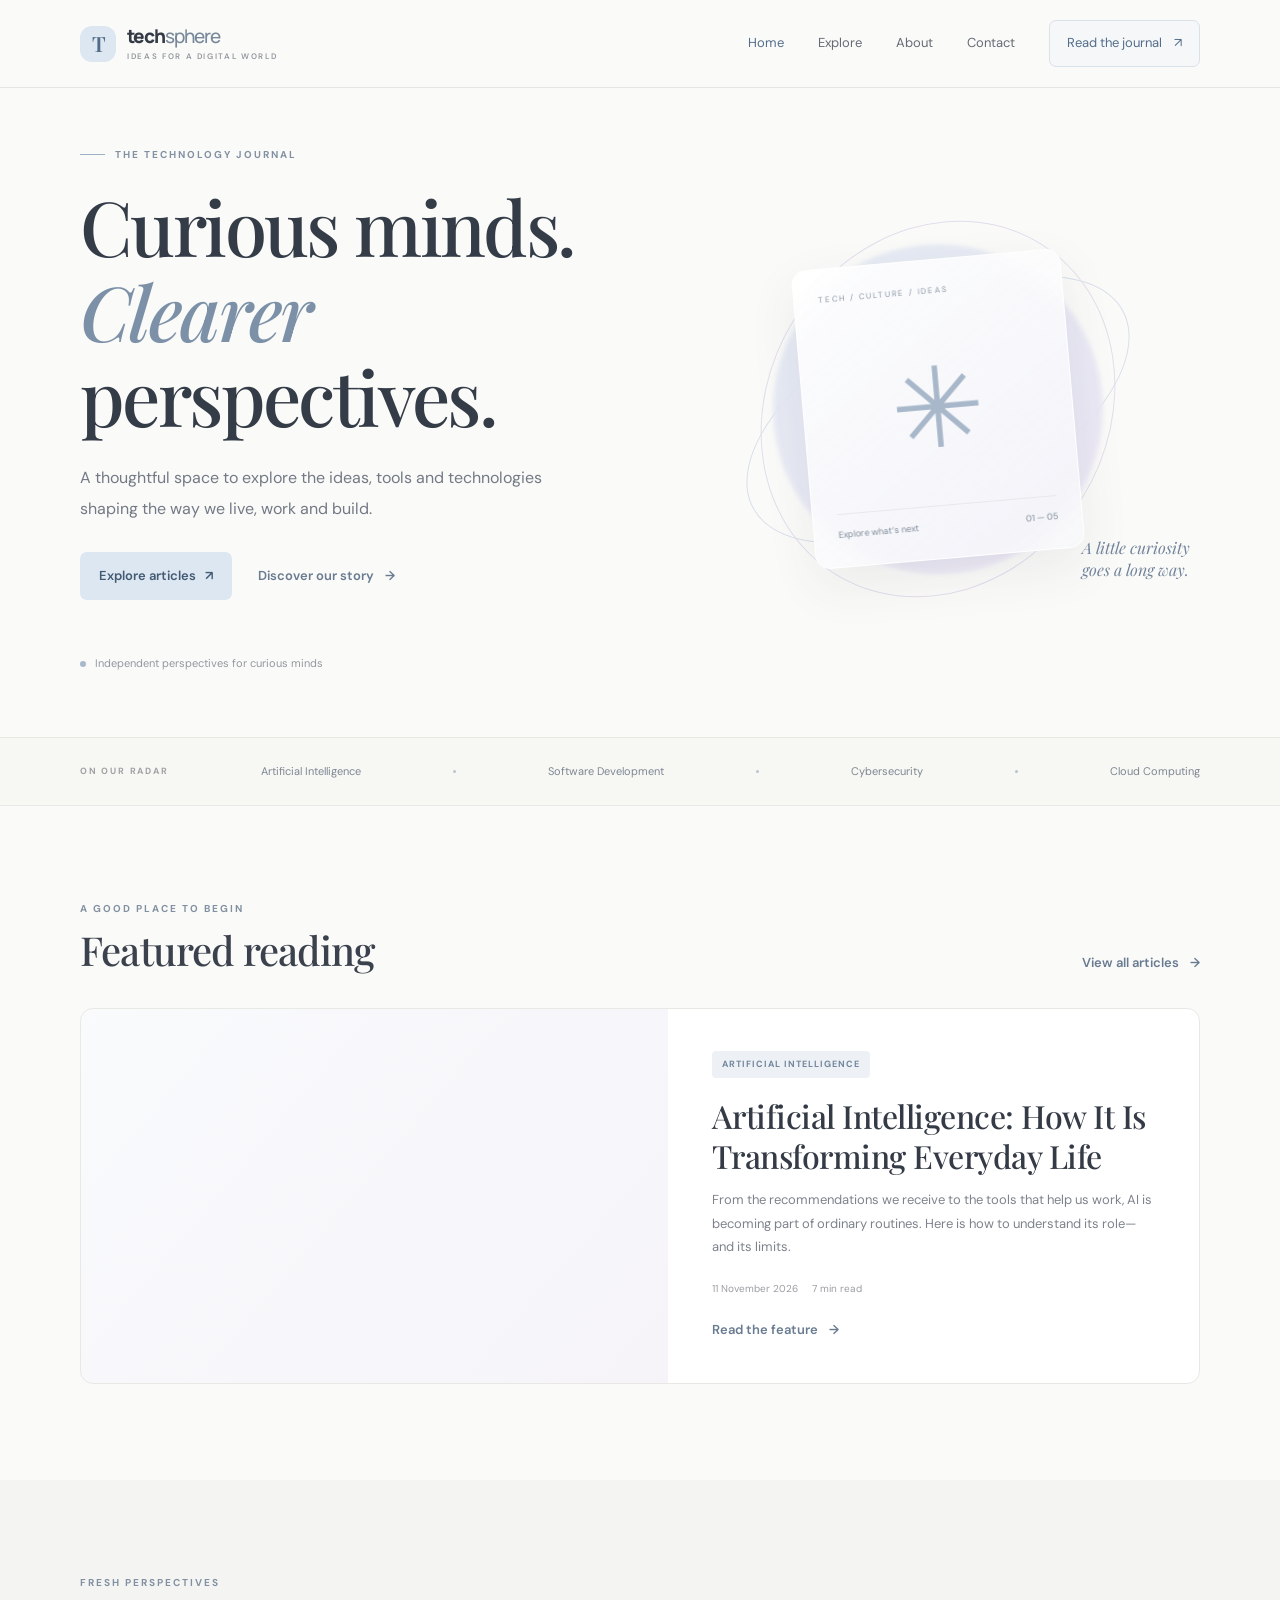
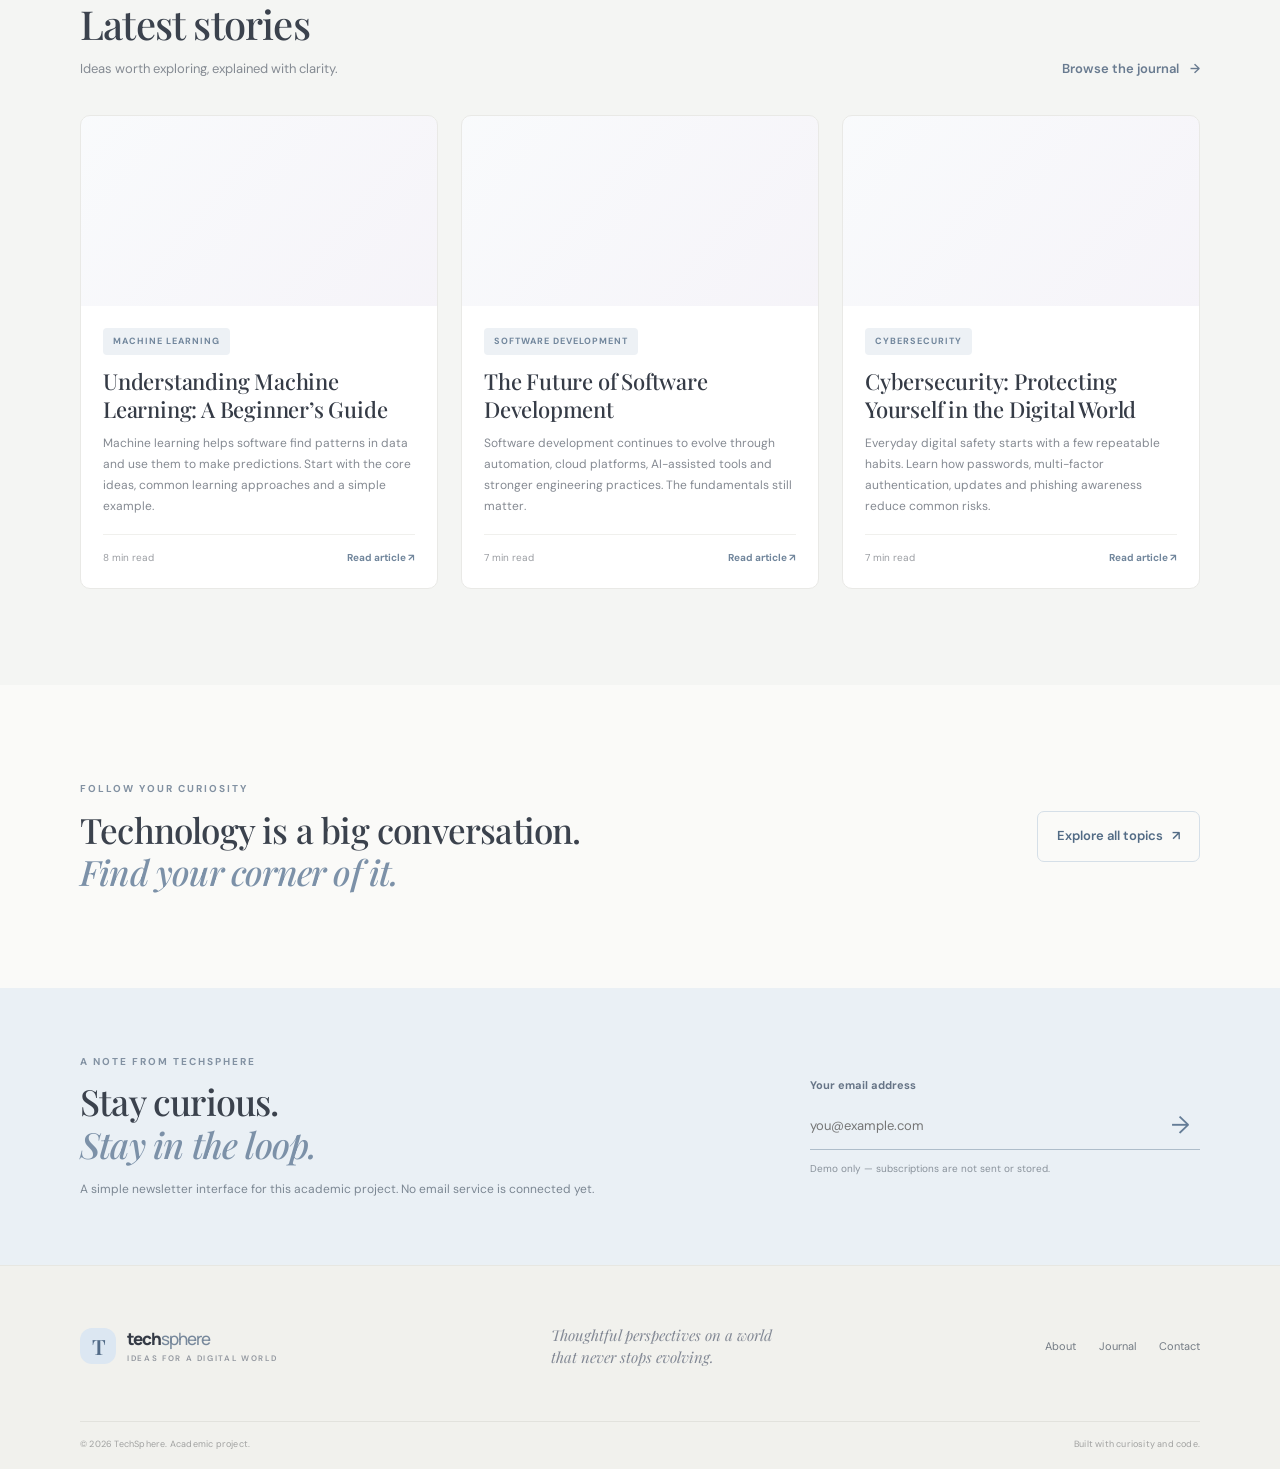
<file: index.html>
<!doctype html>
<html lang="en">
<head>
  <meta charset="utf-8">
  <meta name="viewport" content="width=device-width, initial-scale=1">
  <meta name="description" content="TechSphere is an independent student-led technology blog exploring AI, software development, cybersecurity and emerging technologies.">
  <meta name="theme-color" content="#fafaf8">
  <title>TechSphere — Thoughtful perspectives on technology</title>
  <link rel="preconnect" href="https://fonts.googleapis.com">
  <link rel="preconnect" href="https://fonts.gstatic.com" crossorigin>
  <link href="https://fonts.googleapis.com/css2?family=DM+Sans:wght@400;500;600;700&family=Manrope:wght@400;500;600;700;800&family=Playfair+Display:wght@500;600;700&display=swap" rel="stylesheet">
  <link rel="stylesheet" href="css/style.css">
  <script defer src="js/articles.js"></script>
  <script defer src="js/main.js"></script>
</head>
<body>
  <a class="skip-link" href="#main">Skip to content</a>
  <header class="site-header">
    <div class="container nav-wrap">
      <a class="brand" href="index.html" aria-label="TechSphere home"><span class="brand-mark">T</span><span>tech<span class="brand-light">sphere</span><small>IDEAS FOR A DIGITAL WORLD</small></span></a>
      <button class="menu-toggle" aria-label="Open navigation" aria-expanded="false"><span></span><span></span></button>
      <nav class="main-nav" aria-label="Main navigation">
        <a class="active" href="index.html">Home</a><a href="blog.html">Explore</a><a href="about.html">About</a><a href="contact.html">Contact</a>
        <a class="nav-cta" href="blog.html">Read the journal <span>↗</span></a>
      </nav>
    </div>
  </header>

  <main id="main">
    <section class="hero container">
      <div class="hero-copy">
        <p class="eyebrow"><span class="eyebrow-line"></span> THE TECHNOLOGY JOURNAL</p>
        <h1>Curious minds.<br><em>Clearer</em> perspectives.</h1>
        <p class="hero-intro">A thoughtful space to explore the ideas, tools and technologies shaping the way we live, work and build.</p>
        <div class="hero-actions"><a class="button button-primary" href="blog.html">Explore articles <span>↗</span></a><a class="text-link" href="about.html">Discover our story <span>→</span></a></div>
        <div class="hero-note"><span class="note-dot"></span> Independent perspectives for curious minds</div>
      </div>
      <div class="hero-art" aria-label="Abstract soft blue and lavender editorial illustration">
        <div class="art-orbit orbit-one"></div><div class="art-orbit orbit-two"></div>
        <div class="art-glow"></div><div class="art-panel"><span class="panel-kicker">TECH / CULTURE / IDEAS</span><div class="panel-symbol">✳</div><div class="panel-bottom"><span>Explore what’s next</span><span>01 — 05</span></div></div>
        <span class="art-caption">A little curiosity<br>goes a long way.</span>
      </div>
    </section>

    <section class="topic-strip">
      <div class="container topic-inner"><span class="topic-label">ON OUR RADAR</span><a href="blog.html?category=Artificial%20Intelligence">Artificial Intelligence</a><i></i><a href="blog.html?category=Software%20Development">Software Development</a><i></i><a href="blog.html?category=Cybersecurity">Cybersecurity</a><i></i><a href="blog.html?category=Cloud%20Computing">Cloud Computing</a></div>
    </section>

    <section class="section container">
      <div class="section-heading"><div><p class="eyebrow">A GOOD PLACE TO BEGIN</p><h2>Featured reading</h2></div><a class="text-link" href="blog.html">View all articles <span>→</span></a></div>
      <div id="featured-article" class="featured-card"></div>
    </section>

    <section class="section section-soft">
      <div class="container">
        <div class="section-heading"><div><p class="eyebrow">FRESH PERSPECTIVES</p><h2>Latest stories</h2><p class="section-subtitle">Ideas worth exploring, explained with clarity.</p></div><a class="text-link" href="blog.html">Browse the journal <span>→</span></a></div>
        <div id="latest-articles" class="article-grid"></div>
      </div>
    </section>

    <section class="container explore-band">
      <div><p class="eyebrow">FOLLOW YOUR CURIOSITY</p><h2>Technology is a big conversation.<br><em>Find your corner of it.</em></h2></div>
      <a class="button button-outline" href="blog.html">Explore all topics <span>↗</span></a>
    </section>

    <section class="newsletter-section">
      <div class="container newsletter-wrap">
        <div><p class="eyebrow">A NOTE FROM TECHSPHERE</p><h2>Stay curious.<br><em>Stay in the loop.</em></h2><p class="muted">A simple newsletter interface for this academic project. No email service is connected yet.</p></div>
        <form class="newsletter-form" id="newsletter-form"><label for="newsletter-email">Your email address</label><div class="input-row"><input id="newsletter-email" type="email" placeholder="you@example.com" required><button type="submit" aria-label="Submit email">→</button></div><p class="form-message" id="newsletter-message" aria-live="polite">Demo only — subscriptions are not sent or stored.</p></form>
      </div>
    </section>
  </main>

  <footer class="site-footer"><div class="container footer-main"><a class="brand footer-brand" href="index.html"><span class="brand-mark">T</span><span>tech<span class="brand-light">sphere</span><small>IDEAS FOR A DIGITAL WORLD</small></span></a><p>Thoughtful perspectives on a world<br>that never stops evolving.</p><div class="footer-links"><a href="about.html">About</a><a href="blog.html">Journal</a><a href="contact.html">Contact</a></div></div><div class="container footer-bottom"><span>© 2026 TechSphere. Academic project.</span><span>Built with curiosity and code.</span></div></footer>
</body>
</html>
</file>
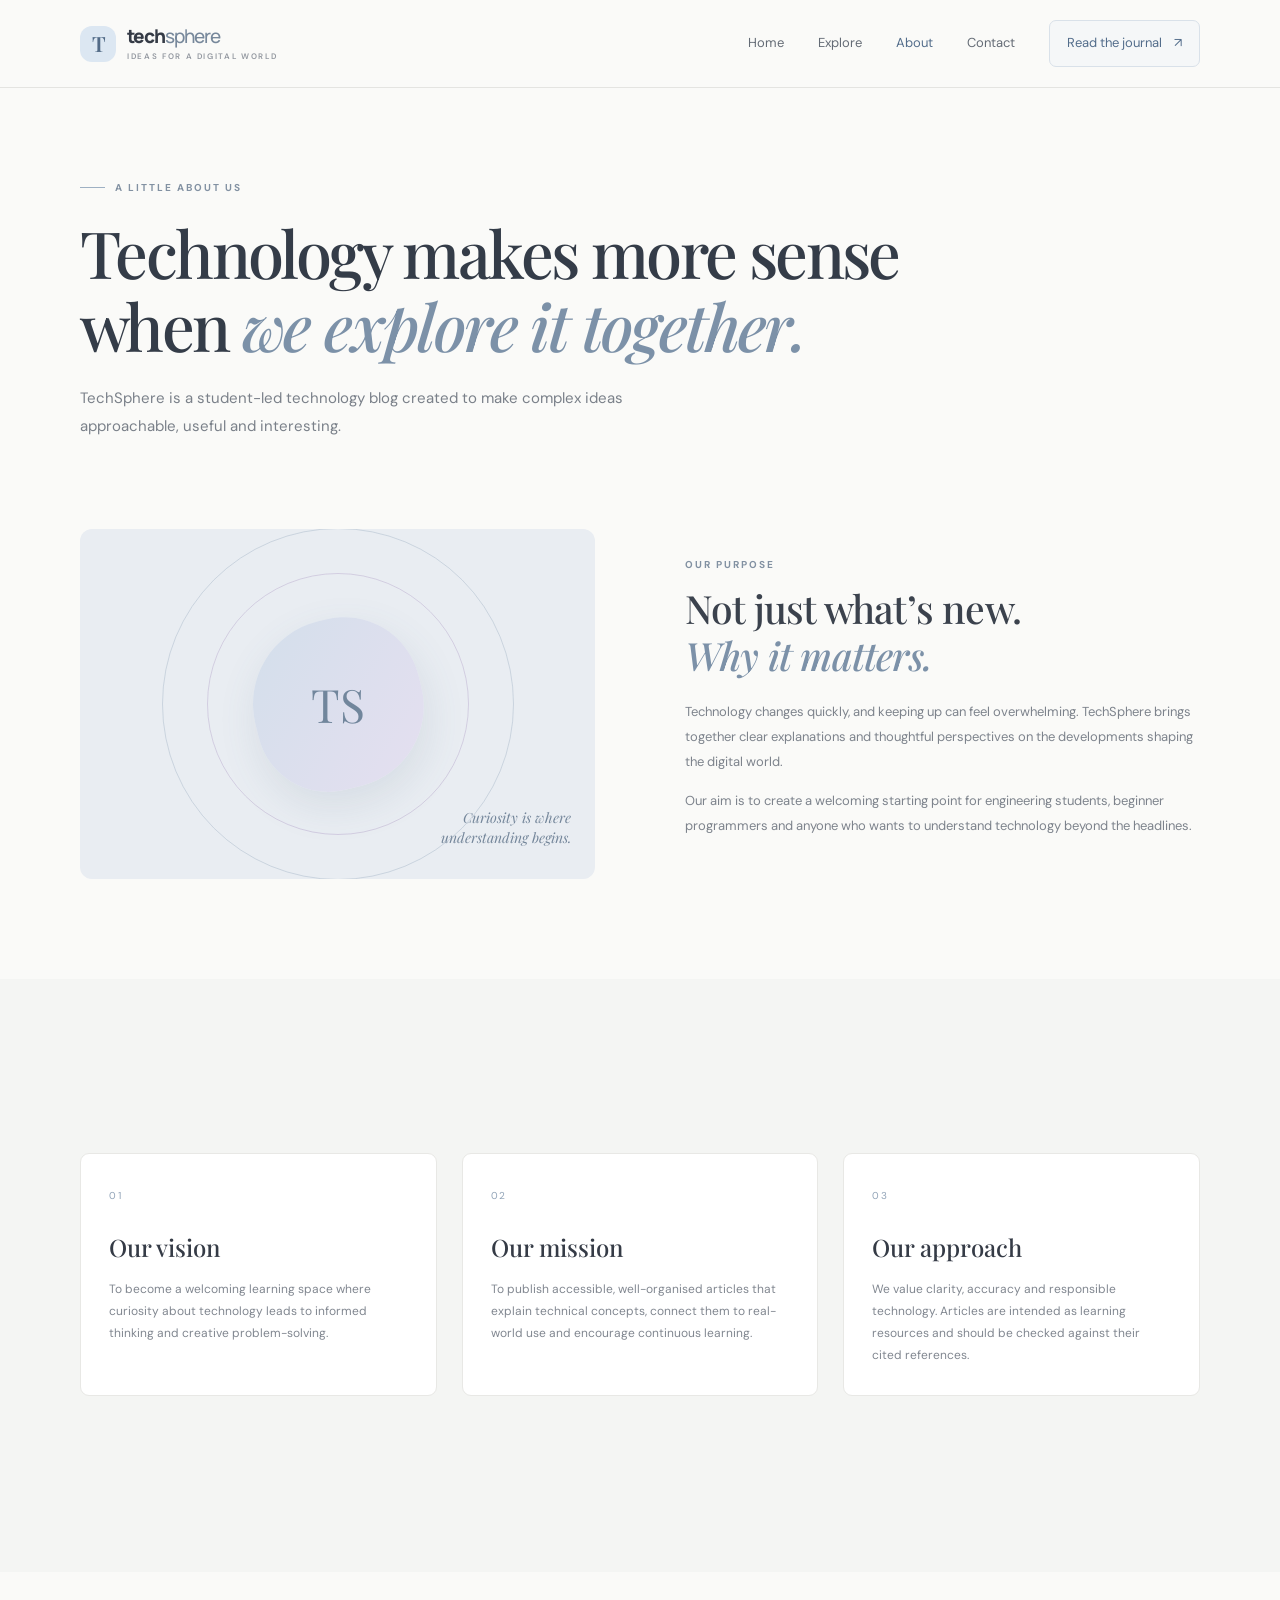
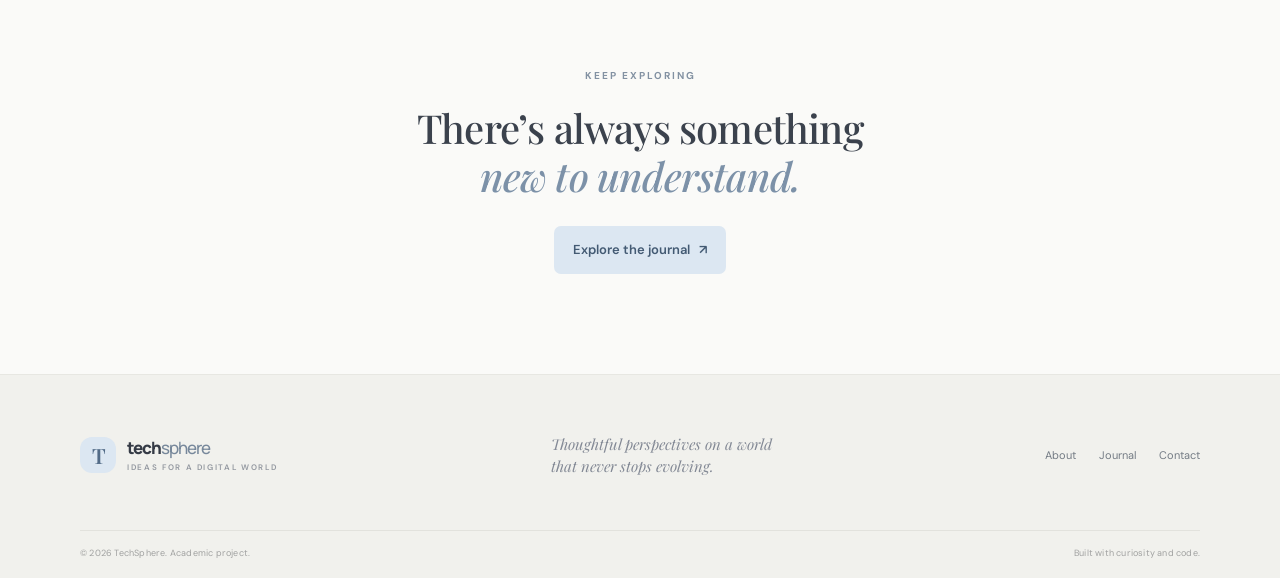
<file: about.html>
<!doctype html>
<html lang="en"><head><meta charset="utf-8"><meta name="viewport" content="width=device-width, initial-scale=1"><meta name="description" content="Learn about TechSphere, its purpose, vision and mission."><title>About — TechSphere</title><link rel="preconnect" href="https://fonts.googleapis.com"><link rel="preconnect" href="https://fonts.gstatic.com" crossorigin><link href="https://fonts.googleapis.com/css2?family=DM+Sans:wght@400;500;600;700&family=Manrope:wght@400;500;600;700;800&family=Playfair+Display:wght@500;600;700&display=swap" rel="stylesheet"><link rel="stylesheet" href="css/style.css"><script defer src="js/main.js"></script></head>
<body><a class="skip-link" href="#main">Skip to content</a><header class="site-header"><div class="container nav-wrap"><a class="brand" href="index.html"><span class="brand-mark">T</span><span>tech<span class="brand-light">sphere</span><small>IDEAS FOR A DIGITAL WORLD</small></span></a><button class="menu-toggle" aria-label="Open navigation" aria-expanded="false"><span></span><span></span></button><nav class="main-nav" aria-label="Main navigation"><a href="index.html">Home</a><a href="blog.html">Explore</a><a class="active" href="about.html">About</a><a href="contact.html">Contact</a><a class="nav-cta" href="blog.html">Read the journal <span>↗</span></a></nav></div></header>
<main id="main"><section class="page-hero container"><p class="eyebrow"><span class="eyebrow-line"></span> A LITTLE ABOUT US</p><h1>Technology makes more sense<br>when <em>we explore it together.</em></h1><p class="page-lead">TechSphere is a student-led technology blog created to make complex ideas approachable, useful and interesting.</p></section>
<section class="about-feature container"><div class="about-visual"><div class="about-visual-shape"><span>TS</span></div><p>Curiosity is where<br>understanding begins.</p></div><div class="about-copy"><p class="eyebrow">OUR PURPOSE</p><h2>Not just what’s new.<br><em>Why it matters.</em></h2><p>Technology changes quickly, and keeping up can feel overwhelming. TechSphere brings together clear explanations and thoughtful perspectives on the developments shaping the digital world.</p><p>Our aim is to create a welcoming starting point for engineering students, beginner programmers and anyone who wants to understand technology beyond the headlines.</p></div></section>
<section class="section section-soft"><div class="container values-grid"><article class="value-card"><span class="value-number">01</span><h3>Our vision</h3><p>To become a welcoming learning space where curiosity about technology leads to informed thinking and creative problem-solving.</p></article><article class="value-card"><span class="value-number">02</span><h3>Our mission</h3><p>To publish accessible, well-organised articles that explain technical concepts, connect them to real-world use and encourage continuous learning.</p></article><article class="value-card"><span class="value-number">03</span><h3>Our approach</h3><p>We value clarity, accuracy and responsible technology. Articles are intended as learning resources and should be checked against their cited references.</p></article></div></section>
<section class="container closing-cta"><p class="eyebrow">KEEP EXPLORING</p><h2>There’s always something<br><em>new to understand.</em></h2><a class="button button-primary" href="blog.html">Explore the journal <span>↗</span></a></section></main>
<footer class="site-footer"><div class="container footer-main"><a class="brand footer-brand" href="index.html"><span class="brand-mark">T</span><span>tech<span class="brand-light">sphere</span><small>IDEAS FOR A DIGITAL WORLD</small></span></a><p>Thoughtful perspectives on a world<br>that never stops evolving.</p><div class="footer-links"><a href="about.html">About</a><a href="blog.html">Journal</a><a href="contact.html">Contact</a></div></div><div class="container footer-bottom"><span>© 2026 TechSphere. Academic project.</span><span>Built with curiosity and code.</span></div></footer></body></html>
</file>
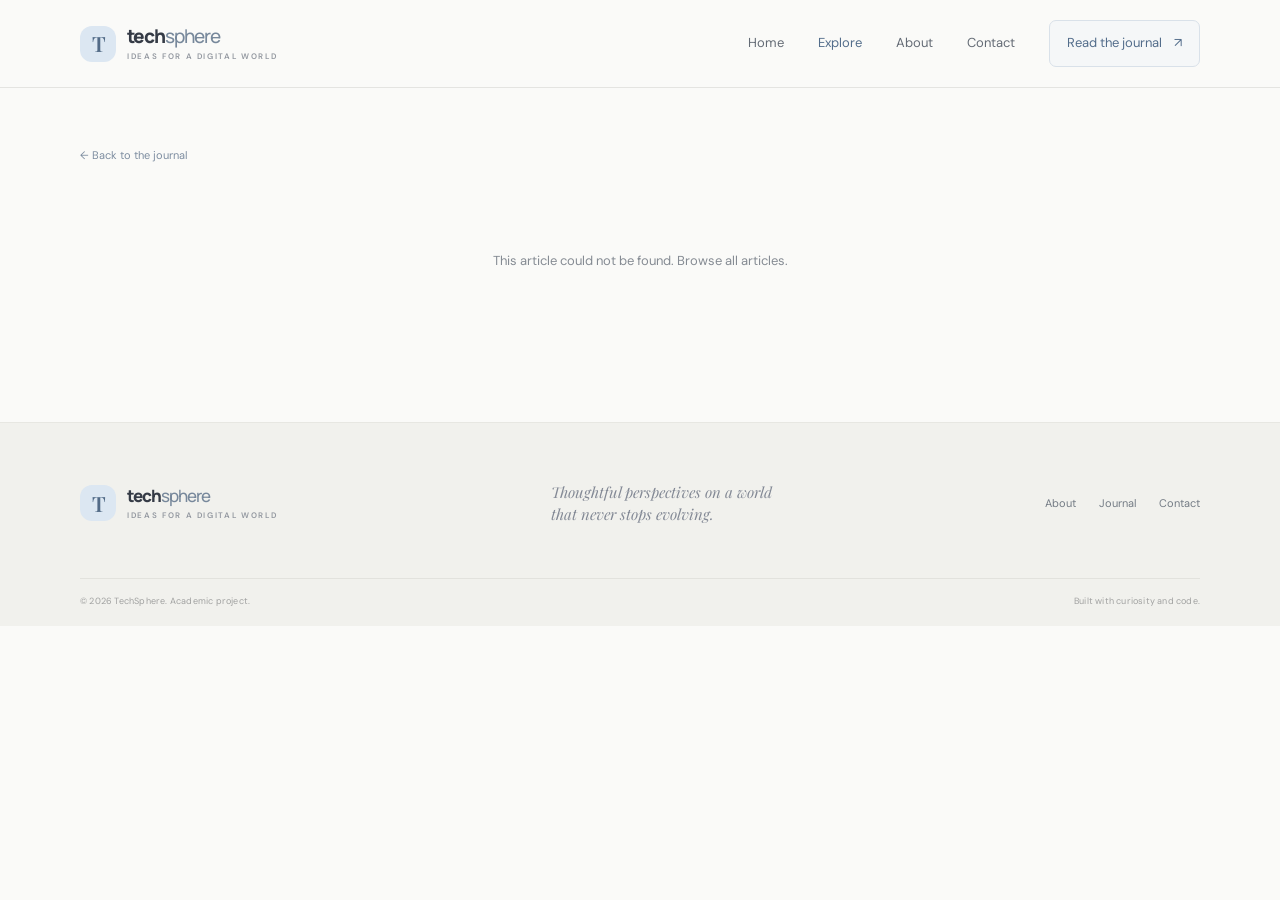
<file: article.html>
<!doctype html>
<html lang="en"><head><meta charset="utf-8"><meta name="viewport" content="width=device-width, initial-scale=1"><meta name="description" content="Read technology explainers and perspectives from TechSphere."><title>Article — TechSphere</title><link rel="preconnect" href="https://fonts.googleapis.com"><link rel="preconnect" href="https://fonts.gstatic.com" crossorigin><link href="https://fonts.googleapis.com/css2?family=DM+Sans:wght@400;500;600;700&family=Manrope:wght@400;500;600;700;800&family=Playfair+Display:wght@500;600;700&display=swap" rel="stylesheet"><link rel="stylesheet" href="css/style.css"><script defer src="js/articles.js"></script><script defer src="js/main.js"></script></head>
<body><a class="skip-link" href="#main">Skip to content</a><header class="site-header"><div class="container nav-wrap"><a class="brand" href="index.html"><span class="brand-mark">T</span><span>tech<span class="brand-light">sphere</span><small>IDEAS FOR A DIGITAL WORLD</small></span></a><button class="menu-toggle" aria-label="Open navigation" aria-expanded="false"><span></span><span></span></button><nav class="main-nav" aria-label="Main navigation"><a href="index.html">Home</a><a class="active" href="blog.html">Explore</a><a href="about.html">About</a><a href="contact.html">Contact</a><a class="nav-cta" href="blog.html">Read the journal <span>↗</span></a></nav></div></header>
<main id="main"><div id="article-content" class="container article-shell"><p class="loading-note">Loading article…</p></div></main>
<footer class="site-footer"><div class="container footer-main"><a class="brand footer-brand" href="index.html"><span class="brand-mark">T</span><span>tech<span class="brand-light">sphere</span><small>IDEAS FOR A DIGITAL WORLD</small></span></a><p>Thoughtful perspectives on a world<br>that never stops evolving.</p><div class="footer-links"><a href="about.html">About</a><a href="blog.html">Journal</a><a href="contact.html">Contact</a></div></div><div class="container footer-bottom"><span>© 2026 TechSphere. Academic project.</span><span>Built with curiosity and code.</span></div></footer></body></html>
</file>
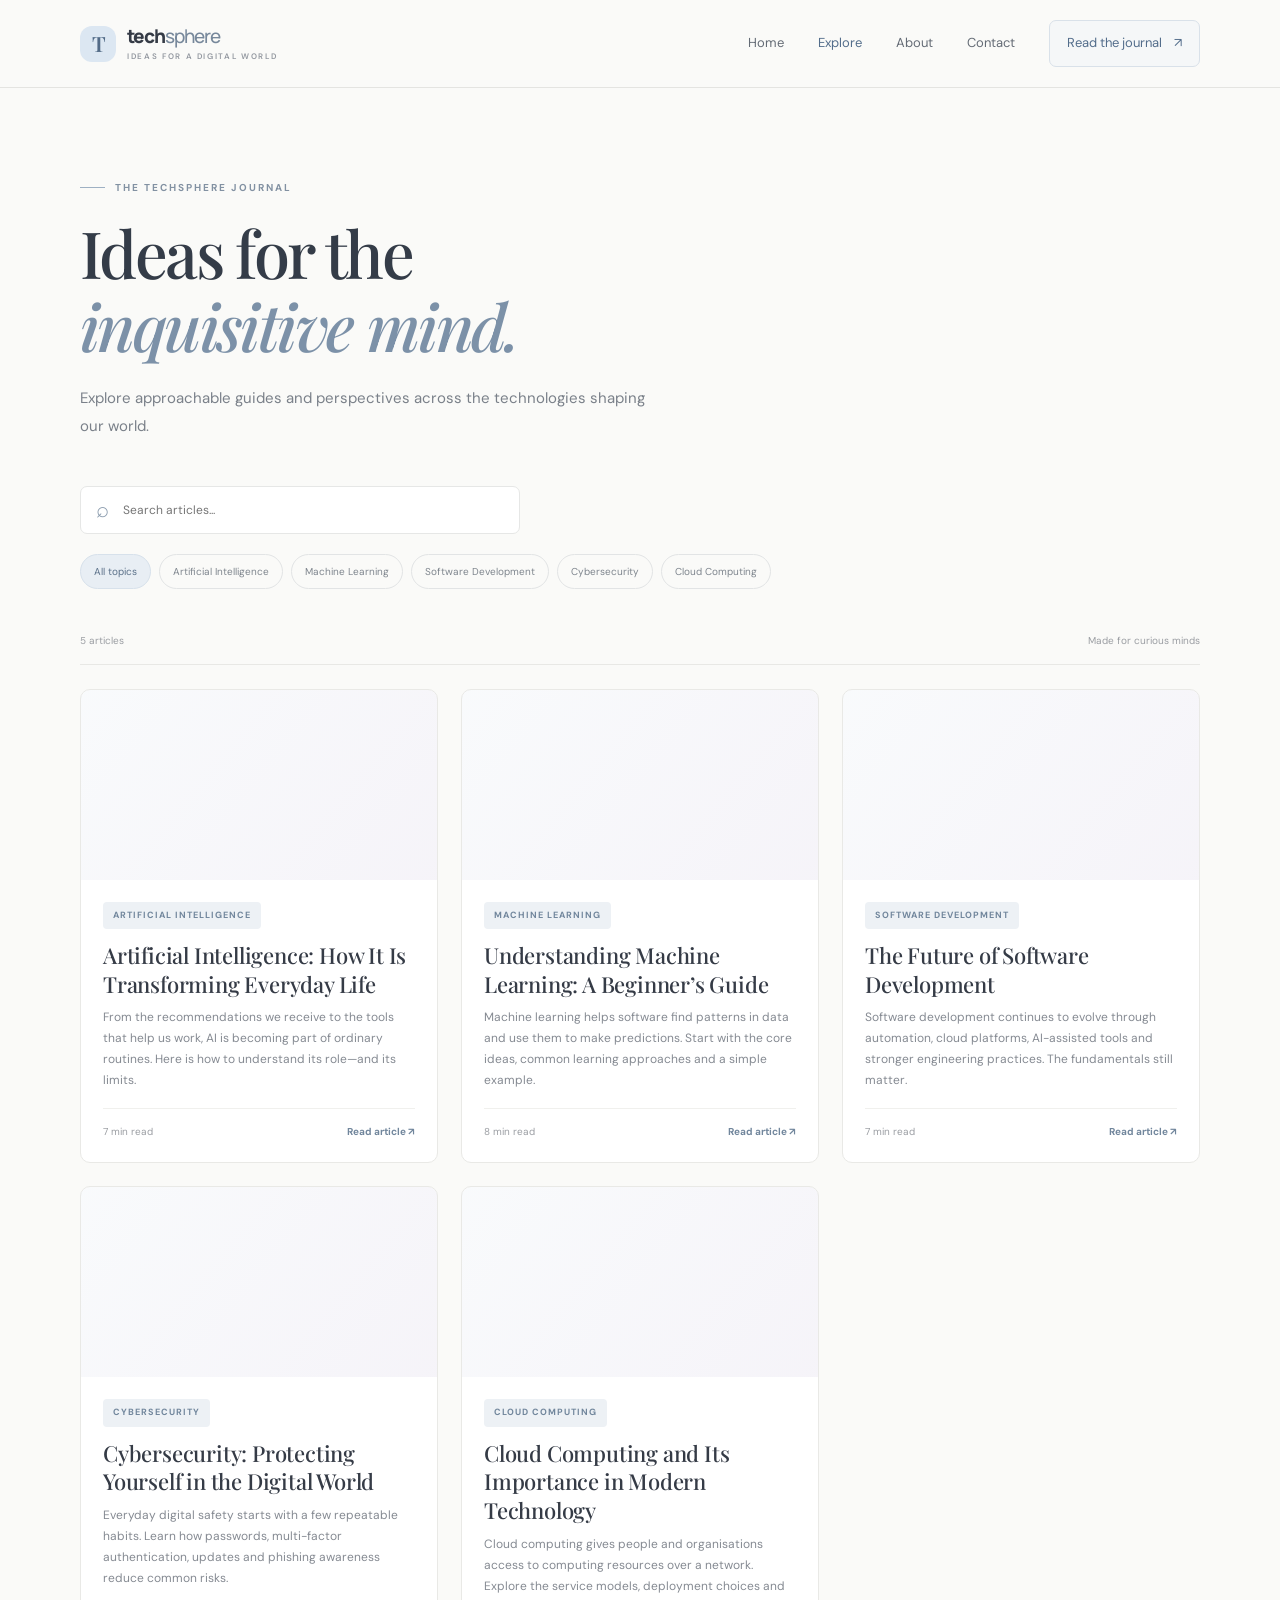
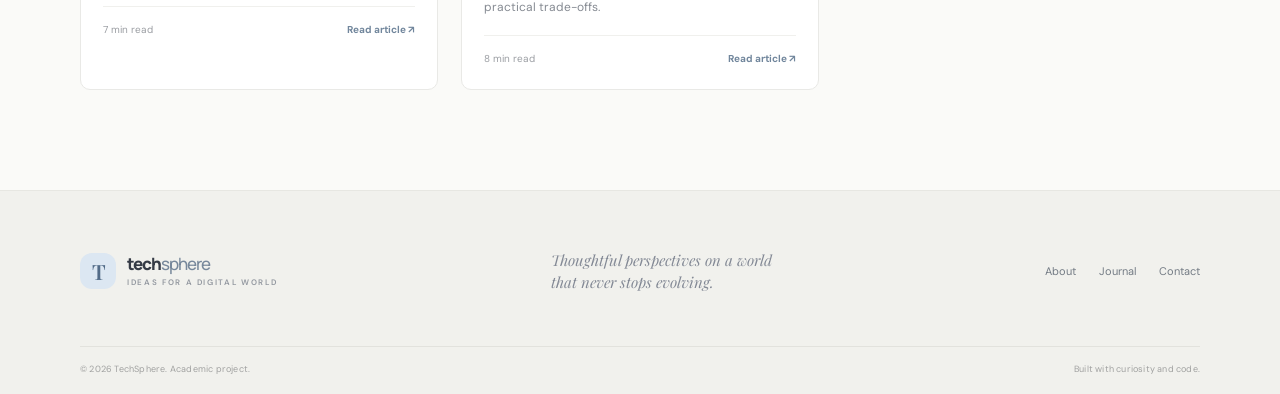
<file: blog.html>
<!doctype html>
<html lang="en"><head><meta charset="utf-8"><meta name="viewport" content="width=device-width, initial-scale=1"><meta name="description" content="Explore TechSphere articles on artificial intelligence, software development, cybersecurity and cloud computing."><title>Explore — TechSphere</title><link rel="preconnect" href="https://fonts.googleapis.com"><link rel="preconnect" href="https://fonts.gstatic.com" crossorigin><link href="https://fonts.googleapis.com/css2?family=DM+Sans:wght@400;500;600;700&family=Manrope:wght@400;500;600;700;800&family=Playfair+Display:wght@500;600;700&display=swap" rel="stylesheet"><link rel="stylesheet" href="css/style.css"><script defer src="js/articles.js"></script><script defer src="js/main.js"></script></head>
<body><a class="skip-link" href="#main">Skip to content</a><header class="site-header"><div class="container nav-wrap"><a class="brand" href="index.html"><span class="brand-mark">T</span><span>tech<span class="brand-light">sphere</span><small>IDEAS FOR A DIGITAL WORLD</small></span></a><button class="menu-toggle" aria-label="Open navigation" aria-expanded="false"><span></span><span></span></button><nav class="main-nav" aria-label="Main navigation"><a href="index.html">Home</a><a class="active" href="blog.html">Explore</a><a href="about.html">About</a><a href="contact.html">Contact</a><a class="nav-cta" href="blog.html">Read the journal <span>↗</span></a></nav></div></header>
<main id="main"><section class="page-hero blog-hero container"><p class="eyebrow"><span class="eyebrow-line"></span> THE TECHSPHERE JOURNAL</p><h1>Ideas for the<br><em>inquisitive mind.</em></h1><p class="page-lead">Explore approachable guides and perspectives across the technologies shaping our world.</p></section>
<section class="container blog-controls"><div class="search-box"><span aria-hidden="true">⌕</span><input id="article-search" type="search" placeholder="Search articles..." aria-label="Search articles"></div><div class="category-filters" id="category-filters" aria-label="Filter by category"><button class="filter-chip active" data-category="All">All topics</button><button class="filter-chip" data-category="Artificial Intelligence">Artificial Intelligence</button><button class="filter-chip" data-category="Machine Learning">Machine Learning</button><button class="filter-chip" data-category="Software Development">Software Development</button><button class="filter-chip" data-category="Cybersecurity">Cybersecurity</button><button class="filter-chip" data-category="Cloud Computing">Cloud Computing</button></div></section>
<section class="container blog-list-section"><div class="results-line"><span id="results-count">5 articles</span><span>Made for curious minds</span></div><div id="blog-articles" class="article-grid article-grid-wide"></div><p class="empty-state" id="empty-state" hidden>No articles match your search. Try another keyword or category.</p></section></main>
<footer class="site-footer"><div class="container footer-main"><a class="brand footer-brand" href="index.html"><span class="brand-mark">T</span><span>tech<span class="brand-light">sphere</span><small>IDEAS FOR A DIGITAL WORLD</small></span></a><p>Thoughtful perspectives on a world<br>that never stops evolving.</p><div class="footer-links"><a href="about.html">About</a><a href="blog.html">Journal</a><a href="contact.html">Contact</a></div></div><div class="container footer-bottom"><span>© 2026 TechSphere. Academic project.</span><span>Built with curiosity and code.</span></div></footer></body></html>
</file>
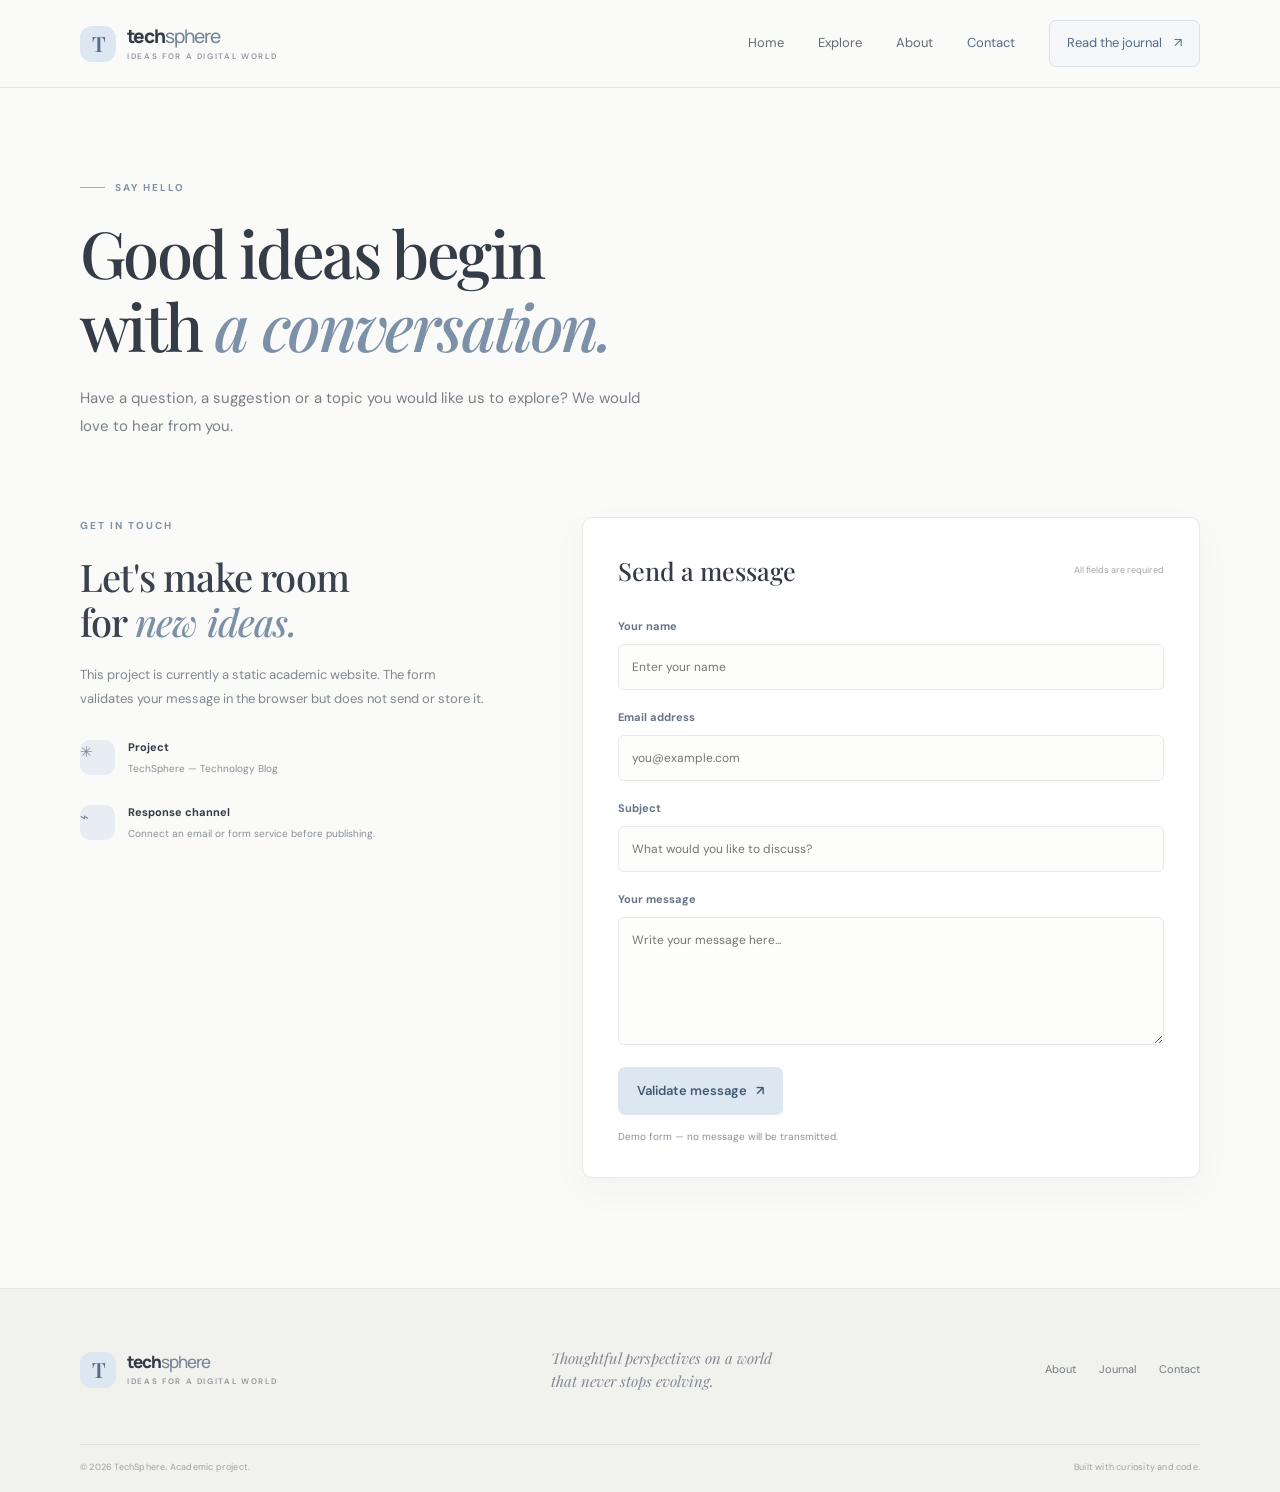
<file: contact.html>
<!doctype html>
<html lang="en"><head><meta charset="utf-8"><meta name="viewport" content="width=device-width, initial-scale=1"><meta name="description" content="Contact TechSphere with questions, feedback and ideas."><title>Contact — TechSphere</title><link rel="preconnect" href="https://fonts.googleapis.com"><link rel="preconnect" href="https://fonts.gstatic.com" crossorigin><link href="https://fonts.googleapis.com/css2?family=DM+Sans:wght@400;500;600;700&family=Manrope:wght@400;500;600;700;800&family=Playfair+Display:wght@500;600;700&display=swap" rel="stylesheet"><link rel="stylesheet" href="css/style.css"><script defer src="js/main.js"></script></head>
<body><a class="skip-link" href="#main">Skip to content</a><header class="site-header"><div class="container nav-wrap"><a class="brand" href="index.html"><span class="brand-mark">T</span><span>tech<span class="brand-light">sphere</span><small>IDEAS FOR A DIGITAL WORLD</small></span></a><button class="menu-toggle" aria-label="Open navigation" aria-expanded="false"><span></span><span></span></button><nav class="main-nav" aria-label="Main navigation"><a href="index.html">Home</a><a href="blog.html">Explore</a><a href="about.html">About</a><a class="active" href="contact.html">Contact</a><a class="nav-cta" href="blog.html">Read the journal <span>↗</span></a></nav></div></header>
<main id="main"><section class="page-hero container"><p class="eyebrow"><span class="eyebrow-line"></span> SAY HELLO</p><h1>Good ideas begin<br>with <em>a conversation.</em></h1><p class="page-lead">Have a question, a suggestion or a topic you would like us to explore? We would love to hear from you.</p></section>
<section class="container contact-layout"><div class="contact-aside"><p class="eyebrow">GET IN TOUCH</p><h2>Let's make room<br>for <em>new ideas.</em></h2><p>This project is currently a static academic website. The form validates your message in the browser but does not send or store it.</p><div class="contact-detail"><span class="detail-icon">✳</span><div><strong>Project</strong><span>TechSphere — Technology Blog</span></div></div><div class="contact-detail"><span class="detail-icon">⌁</span><div><strong>Response channel</strong><span>Connect an email or form service before publishing.</span></div></div></div>
<form class="contact-form" id="contact-form"><div class="form-heading"><h3>Send a message</h3><span>All fields are required</span></div><label for="contact-name">Your name</label><input id="contact-name" name="name" type="text" placeholder="Enter your name" required minlength="2"><label for="contact-email">Email address</label><input id="contact-email" name="email" type="email" placeholder="you@example.com" required><label for="contact-subject">Subject</label><input id="contact-subject" name="subject" type="text" placeholder="What would you like to discuss?" required><label for="contact-message">Your message</label><textarea id="contact-message" name="message" rows="5" placeholder="Write your message here..." required minlength="10"></textarea><button class="button button-primary" type="submit">Validate message <span>↗</span></button><p class="form-message" id="contact-message-status" aria-live="polite">Demo form — no message will be transmitted.</p></form></section></main>
<footer class="site-footer"><div class="container footer-main"><a class="brand footer-brand" href="index.html"><span class="brand-mark">T</span><span>tech<span class="brand-light">sphere</span><small>IDEAS FOR A DIGITAL WORLD</small></span></a><p>Thoughtful perspectives on a world<br>that never stops evolving.</p><div class="footer-links"><a href="about.html">About</a><a href="blog.html">Journal</a><a href="contact.html">Contact</a></div></div><div class="container footer-bottom"><span>© 2026 TechSphere. Academic project.</span><span>Built with curiosity and code.</span></div></footer></body></html>
</file>
<file: css/style.css>
:root{--paper:#fafaf8;--white:#fff;--ink:#353b46;--muted:#737985;--blue:#dce7f2;--blue-deep:#7189a4;--lav:#eae4f4;--line:#e9e8e4;--warm:#f0efeb;--serif:"Playfair Display",Georgia,serif;--sans:"DM Sans",Arial,sans-serif;--display:"Manrope",Arial,sans-serif;--shadow:0 18px 50px rgba(58,70,88,.08)}
*{box-sizing:border-box}html{scroll-behavior:smooth}body{margin:0;background:var(--paper);color:var(--ink);font-family:var(--sans);font-size:15px;line-height:1.7;-webkit-font-smoothing:antialiased}a{color:inherit;text-decoration:none}button,input,textarea{font:inherit}button,a{-webkit-tap-highlight-color:transparent}.container{width:min(1120px,calc(100% - 48px));margin-inline:auto}.skip-link{position:absolute;left:-999px;top:8px;background:#fff;padding:10px;z-index:100}.skip-link:focus{left:8px}.site-header{height:88px;border-bottom:1px solid rgba(220,220,215,.7);background:rgba(250,250,248,.94);position:relative;z-index:10}.nav-wrap{height:100%;display:flex;align-items:center;justify-content:space-between}.brand{display:flex;align-items:center;gap:11px;font-family:var(--display);font-size:19px;font-weight:800;letter-spacing:-1px;line-height:1.1}.brand-mark{display:grid;place-items:center;width:36px;height:36px;border-radius:12px;background:var(--blue);color:#526b87;font-family:var(--serif);font-size:21px;font-weight:600}.brand-light{font-weight:500;color:#77889b}.brand small{display:block;margin-top:5px;font-family:var(--sans);font-size:8px;letter-spacing:1.65px;font-weight:600;color:#9398a0}.main-nav{display:flex;align-items:center;gap:34px;font-size:13px;color:#646b75}.main-nav>a:not(.nav-cta){transition:color .2s}.main-nav>a:hover,.main-nav>a.active{color:#536d8b}.nav-cta{padding:11px 17px;border:1px solid #d9e1e9;border-radius:7px;color:#536d8b;background:#f5f7f8}.nav-cta span,.button span{margin-left:9px}.menu-toggle{display:none;border:0;background:none;padding:8px}.hero{min-height:570px;display:grid;grid-template-columns:1.02fr .98fr;align-items:center;gap:50px;padding-top:58px;padding-bottom:64px}.eyebrow{display:flex;align-items:center;gap:10px;margin:0 0 20px;color:#8291a2;font-size:10px;letter-spacing:2px;font-weight:700}.eyebrow-line{width:25px;height:1px;background:#9eb0c3}.hero h1,.page-hero h1{font-family:var(--serif);font-size:clamp(48px,6vw,76px);line-height:1.12;letter-spacing:-2.6px;font-weight:500;margin:0;color:#343c48}.hero h1 em,.page-hero h1 em,.explore-band h2 em,.newsletter-wrap h2 em,.about-copy h2 em,.closing-cta h2 em,.contact-aside h2 em{font-weight:500;color:#7c91a8}.hero-intro{max-width:470px;margin:25px 0 28px;color:#737985;font-size:16px;line-height:1.9}.hero-actions{display:flex;align-items:center;gap:26px}.button{display:inline-flex;align-items:center;justify-content:center;border:0;border-radius:7px;padding:13px 19px;font-size:13px;font-weight:600;cursor:pointer;transition:transform .2s,background .2s}.button:hover{transform:translateY(-2px)}.button-primary{background:#dce7f2;color:#435a73}.button-primary:hover{background:#d1dfed}.button-outline{border:1px solid #d5dfe8;color:#526b85;background:transparent}.text-link{font-size:13px;color:#697b90;font-weight:600}.text-link span{margin-left:8px}.hero-note{display:flex;align-items:center;gap:9px;margin-top:54px;color:#9297a0;font-size:11px}.note-dot{width:6px;height:6px;border-radius:50%;background:#a8b9cb}.hero-art{height:400px;position:relative;display:grid;place-items:center;isolation:isolate}.art-glow{position:absolute;width:330px;height:330px;border-radius:50%;background:linear-gradient(140deg,#e2eaf3,#ece6f5);filter:blur(2px);opacity:.9}.art-orbit{position:absolute;border:1px solid #d7dfea;border-radius:50%;transform:rotate(-28deg)}.orbit-one{width:420px;height:205px}.orbit-two{width:340px;height:390px;transform:rotate(32deg);border-color:#e3ddec}.art-panel{position:relative;width:270px;height:300px;border:1px solid rgba(255,255,255,.85);border-radius:15px;background:linear-gradient(145deg,rgba(255,255,255,.88),rgba(246,247,250,.72));box-shadow:var(--shadow);padding:24px;display:flex;flex-direction:column;justify-content:space-between;transform:rotate(-5deg);backdrop-filter:blur(8px)}.panel-kicker{font-size:8px;letter-spacing:1.8px;color:#8794a3}.panel-symbol{font-family:var(--serif);font-size:112px;text-align:center;color:#a8b8ca;line-height:1}.panel-bottom{display:flex;justify-content:space-between;border-top:1px solid #e6e8eb;padding-top:13px;font-size:9px;color:#7d8997}.art-caption{position:absolute;right:2%;bottom:28px;font-family:var(--serif);font-size:16px;line-height:1.4;color:#71839a;font-style:italic}.topic-strip{border-top:1px solid var(--line);border-bottom:1px solid var(--line);background:#f7f7f4}.topic-inner{min-height:67px;display:flex;align-items:center;justify-content:space-between;gap:18px;white-space:nowrap;overflow-x:auto}.topic-label{font-size:9px;letter-spacing:1.8px;font-weight:700;color:#a0a2a4}.topic-inner a{font-size:11px;color:#7d8792}.topic-inner a:hover{color:#536d8b}.topic-inner i{height:3px;width:3px;border-radius:50%;background:#b9c4d0;flex:none}.section{padding-top:94px;padding-bottom:96px}.section-heading{display:flex;justify-content:space-between;align-items:end;margin-bottom:34px}.section-heading .eyebrow{margin-bottom:9px}.section-heading h2,.explore-band h2,.newsletter-wrap h2,.about-copy h2,.closing-cta h2,.contact-aside h2{font-family:var(--serif);font-size:40px;line-height:1.2;font-weight:500;letter-spacing:-.8px;margin:0;color:#3b424d}.section-subtitle{margin:10px 0 0;color:#858b93;font-size:13px}.featured-card{display:grid;grid-template-columns:1.05fr .95fr;min-height:335px;border:1px solid #e8e8e5;border-radius:13px;overflow:hidden;background:#fff}.featured-image,.article-image{background-size:cover;background-position:center;position:relative;min-height:270px}.featured-image:after,.article-image:after{content:"";position:absolute;inset:0;background:linear-gradient(130deg,rgba(194,210,226,.1),rgba(196,185,216,.16));pointer-events:none}.featured-copy{padding:42px 44px;display:flex;flex-direction:column;align-items:flex-start;justify-content:center}.category-label{display:inline-block;padding:6px 10px;border-radius:4px;background:#edf1f5;color:#71869c;font-size:9px;letter-spacing:1px;text-transform:uppercase;font-weight:700}.featured-copy h3{font-family:var(--serif);font-size:32px;line-height:1.25;font-weight:500;letter-spacing:-.5px;margin:18px 0 12px}.featured-copy p{color:#7d838c;font-size:13px;line-height:1.8;margin:0 0 22px}.article-meta{display:flex;gap:14px;color:#9a9da2;font-size:10px;margin-top:auto}.section-soft{background:#f4f5f3}.article-grid{display:grid;grid-template-columns:repeat(3,1fr);gap:23px}.article-card{background:#fff;border:1px solid #e9e9e6;border-radius:10px;overflow:hidden;transition:transform .22s,box-shadow .22s}.article-card:hover{transform:translateY(-4px);box-shadow:var(--shadow)}.article-card .article-image{height:190px;min-height:190px}.article-card-body{padding:21px 22px 22px}.article-card h3{font-family:var(--serif);font-size:22px;line-height:1.3;font-weight:500;margin:12px 0 9px;letter-spacing:-.2px}.article-card p{font-size:12px;color:#858a92;line-height:1.75;margin:0 0 17px}.card-bottom{display:flex;justify-content:space-between;align-items:center;border-top:1px solid #f0f0ed;padding-top:14px;color:#9a9da2;font-size:10px}.card-bottom a{color:#71869c;font-weight:700}.explore-band{padding-top:95px;padding-bottom:95px;display:flex;align-items:center;justify-content:space-between;gap:24px}.explore-band .eyebrow{margin-bottom:12px}.explore-band h2{font-size:35px}.newsletter-section{background:#eaf0f5;padding:65px 0}.newsletter-wrap{display:flex;justify-content:space-between;align-items:center;gap:50px}.newsletter-wrap .eyebrow{margin-bottom:10px}.newsletter-wrap h2{font-size:36px}.newsletter-wrap .muted{color:#7c8793;font-size:12px;margin:13px 0 0}.newsletter-form{width:min(390px,100%)}.newsletter-form label,.contact-form label{display:block;font-size:11px;font-weight:700;color:#667486;margin-bottom:8px}.input-row{display:flex;border-bottom:1px solid #aebdca}.input-row input{flex:1;min-width:0;border:0;background:transparent;padding:12px 0;outline:0;color:var(--ink);font-size:13px}.input-row button{border:0;background:transparent;color:#647c96;font-size:24px;cursor:pointer;padding:0 10px}.form-message{font-size:10px;color:#89929b;margin:10px 0 0}.site-footer{background:#f1f1ed;border-top:1px solid #e7e7e2}.footer-main{display:flex;align-items:center;justify-content:space-between;padding-top:43px;padding-bottom:37px}.footer-brand{font-size:17px}.footer-main>p{font-family:var(--serif);font-style:italic;font-size:15px;line-height:1.5;color:#838995}.footer-links{display:flex;gap:23px;font-size:11px;color:#737b84}.footer-links a:hover{color:#536d8b}.footer-bottom{border-top:1px solid #e2e2dd;padding-top:15px;padding-bottom:17px;display:flex;justify-content:space-between;color:#a0a1a0;font-size:9px;letter-spacing:.2px}
.page-hero{padding-top:91px;padding-bottom:66px}.page-hero h1{font-size:clamp(43px,5.5vw,65px)}.page-lead{max-width:590px;color:#7a8089;font-size:15px;line-height:1.9;margin:22px 0 0}.about-feature{display:grid;grid-template-columns:1fr 1fr;gap:90px;align-items:center;padding-top:22px;padding-bottom:100px}.about-visual{min-height:350px;background:#e9edf2;border-radius:12px;display:flex;align-items:center;justify-content:center;position:relative;overflow:hidden}.about-visual:before,.about-visual:after{content:"";position:absolute;border:1px solid rgba(130,151,174,.3);border-radius:50%;width:350px;height:350px}.about-visual:after{width:260px;height:260px;border-color:rgba(174,159,198,.4)}.about-visual-shape{width:170px;height:170px;border-radius:50% 45% 48% 42%;background:linear-gradient(135deg,#d3dfeb,#e5dff0);display:grid;place-items:center;z-index:1;transform:rotate(-14deg);box-shadow:0 15px 40px rgba(83,103,128,.12)}.about-visual-shape span{font-family:var(--serif);font-size:46px;color:#71869c;transform:rotate(14deg)}.about-visual>p{position:absolute;bottom:17px;right:24px;text-align:right;font-family:var(--serif);font-style:italic;color:#74869a;font-size:14px;line-height:1.4}.about-copy .eyebrow{margin-bottom:12px}.about-copy h2{font-size:39px;margin-bottom:20px}.about-copy p:not(.eyebrow){font-size:13px;line-height:1.95;color:#7d838c}.values-grid{display:grid;grid-template-columns:repeat(3,1fr);gap:25px;padding-top:80px;padding-bottom:80px}.value-card{padding:28px;background:#fff;border:1px solid #e8e8e5;border-radius:9px}.value-number{font-size:10px;color:#91a3b7;letter-spacing:1.5px}.value-card h3{font-family:var(--serif);font-size:24px;font-weight:500;margin:20px 0 10px}.value-card p{font-size:12px;line-height:1.85;color:#818790;margin:0}.closing-cta{text-align:center;padding-top:95px;padding-bottom:100px}.closing-cta .eyebrow{justify-content:center}.closing-cta h2{font-size:40px;margin-bottom:26px}
.blog-hero{padding-bottom:45px}.blog-controls{padding-bottom:25px}.search-box{max-width:440px;display:flex;align-items:center;gap:12px;padding:12px 15px;background:#fff;border:1px solid #e6e7e6;border-radius:7px;color:#8a9bad}.search-box span{font-size:22px;line-height:1}.search-box input{width:100%;border:0;outline:0;background:transparent;color:var(--ink);font-size:12px}.category-filters{display:flex;gap:8px;flex-wrap:wrap;margin-top:20px}.filter-chip{border:1px solid #e2e4e5;background:transparent;border-radius:20px;padding:8px 13px;color:#7e858d;font-size:10px;cursor:pointer}.filter-chip:hover,.filter-chip.active{background:#e8eef4;border-color:#d7e1eb;color:#5b7189}.blog-list-section{padding-top:18px;padding-bottom:100px}.results-line{display:flex;justify-content:space-between;border-bottom:1px solid #e8e8e5;padding:0 0 15px;margin-bottom:24px;color:#9a9da2;font-size:10px}.article-grid-wide{grid-template-columns:repeat(3,1fr)}.empty-state{padding:50px;text-align:center;color:#858b93;font-size:13px}
.article-shell{padding-top:54px;padding-bottom:100px}.article-back{font-size:11px;color:#7d8da0;display:inline-block;margin-bottom:35px}.article-header{max-width:800px;margin:0 auto 36px;text-align:center}.article-header .category-label{margin-bottom:17px}.article-header h1{font-family:var(--serif);font-weight:500;font-size:clamp(38px,5vw,58px);line-height:1.16;letter-spacing:-1.5px;margin:0 0 17px}.article-header .article-deck{max-width:650px;margin:0 auto 20px;color:#7e858d;font-size:15px;line-height:1.8}.article-header .article-meta{justify-content:center}.article-cover{height:390px;border-radius:12px;background-size:cover;background-position:center;margin-bottom:48px;position:relative;overflow:hidden}.article-body{max-width:720px;margin:0 auto;font-size:15px;line-height:1.95;color:#5f6670}.article-body h2{font-family:var(--serif);font-size:30px;font-weight:500;line-height:1.3;color:#3b424d;margin:43px 0 13px}.article-body h3{font-family:var(--display);font-size:17px;margin:28px 0 8px}.article-body p{margin:0 0 19px}.article-body ul{padding-left:22px}.article-body li{margin-bottom:8px}.article-body .callout{padding:20px 23px;background:#eef2f6;border-left:3px solid #a8b9cb;border-radius:0 7px 7px 0;margin:27px 0;color:#637488;font-size:13px}.references{margin-top:50px;padding-top:25px;border-top:1px solid #e6e7e5}.references h2{font-family:var(--display);font-size:16px;font-weight:700;margin:0 0 12px}.references ol{padding-left:20px;font-size:12px;line-height:1.8}.references a{color:#6d86a0;text-decoration:underline;text-underline-offset:3px;overflow-wrap:anywhere}.article-end{display:flex;justify-content:space-between;align-items:center;margin-top:45px;padding-top:22px;border-top:1px solid #e6e7e5;font-size:11px;color:#8c929a}.loading-note{text-align:center;color:#8b929a;padding:100px}.contact-layout{display:grid;grid-template-columns:.8fr 1.2fr;gap:90px;padding-top:10px;padding-bottom:110px}.contact-aside h2{font-size:38px;margin-bottom:18px}.contact-aside>p:not(.eyebrow){font-size:13px;line-height:1.9;color:#818790}.contact-detail{display:flex;gap:13px;align-items:center;margin-top:26px}.detail-icon{width:35px;height:35px;border-radius:10px;background:#e8edf3;color:#758ba3;display:grid;place-items:center}.contact-detail strong,.contact-detail span{display:block}.contact-detail strong{font-size:11px}.contact-detail div span{font-size:10px;color:#8a9098;margin-top:3px}.contact-form{background:#fff;border:1px solid #e8e8e5;border-radius:10px;padding:32px 35px;box-shadow:0 12px 35px rgba(60,70,80,.04)}.form-heading{display:flex;justify-content:space-between;align-items:center;margin-bottom:25px}.form-heading h3{font-family:var(--serif);font-size:25px;font-weight:500;margin:0}.form-heading span{font-size:9px;color:#a0a3a8}.contact-form input,.contact-form textarea{display:block;width:100%;border:1px solid #e7e8e7;border-radius:6px;padding:12px 13px;margin-bottom:18px;background:#fdfdfc;outline:0;color:var(--ink);font-size:12px;resize:vertical}.contact-form input:focus,.contact-form textarea:focus{border-color:#b8c8d8;box-shadow:0 0 0 3px rgba(184,200,216,.18)}.contact-form .button{margin-top:4px}.contact-form .form-message{margin-top:13px}
@media(max-width:850px){.main-nav{gap:18px}.hero{gap:20px}.hero-art{transform:scale(.9)}.article-grid,.article-grid-wide{grid-template-columns:repeat(2,1fr)}.about-feature{gap:45px}.contact-layout{gap:45px}}
@media(max-width:680px){.container{width:min(100% - 36px,540px)}.site-header{height:72px}.brand{font-size:17px}.brand-mark{width:33px;height:33px}.menu-toggle{display:flex;flex-direction:column;gap:5px}.menu-toggle span{width:21px;height:1px;background:#637286}.main-nav{display:none;position:absolute;top:71px;left:0;right:0;background:#fafaf8;border-bottom:1px solid var(--line);padding:20px 24px 24px;flex-direction:column;align-items:stretch;gap:17px}.main-nav.open{display:flex}.main-nav .nav-cta{text-align:center}.hero{grid-template-columns:1fr;padding-top:65px;padding-bottom:35px;gap:0}.hero h1{font-size:53px}.hero-intro{font-size:14px}.hero-note{margin-top:30px}.hero-art{height:330px;transform:scale(.82);transform-origin:center top;margin-bottom:-40px}.topic-inner{min-height:58px;justify-content:flex-start}.topic-label{margin-right:6px}.section{padding-top:65px;padding-bottom:68px}.section-heading{align-items:flex-start;gap:16px}.section-heading h2{font-size:32px}.section-heading>.text-link{white-space:nowrap;margin-top:25px;font-size:11px}.featured-card{grid-template-columns:1fr}.featured-image{min-height:220px}.featured-copy{padding:26px}.featured-copy h3{font-size:27px}.article-grid,.article-grid-wide{grid-template-columns:1fr;gap:17px}.article-card .article-image{height:210px}.explore-band{padding-top:65px;padding-bottom:65px;align-items:flex-start;flex-direction:column}.explore-band h2{font-size:30px}.newsletter-wrap{flex-direction:column;align-items:flex-start;gap:25px}.newsletter-wrap h2{font-size:32px}.newsletter-form{width:100%}.footer-main{align-items:flex-start;gap:22px;flex-wrap:wrap}.footer-main>p{order:3;width:100%;margin:0}.footer-links{margin-left:auto;gap:13px}.footer-bottom{gap:10px;flex-direction:column}.page-hero{padding-top:66px;padding-bottom:42px}.page-hero h1{font-size:43px;letter-spacing:-1.5px}.page-lead{font-size:13px}.about-feature{grid-template-columns:1fr;gap:35px;padding-bottom:65px}.about-visual{min-height:280px}.about-copy h2{font-size:33px}.values-grid{grid-template-columns:1fr;padding-top:55px;padding-bottom:55px;gap:14px}.value-card{padding:24px}.closing-cta{padding-top:65px;padding-bottom:70px}.closing-cta h2{font-size:34px}.blog-hero{padding-bottom:35px}.category-filters{gap:7px}.filter-chip{font-size:9px;padding:7px 10px}.blog-list-section{padding-bottom:70px}.article-shell{padding-top:35px;padding-bottom:70px}.article-header h1{font-size:39px}.article-header .article-deck{font-size:13px}.article-cover{height:230px;margin-bottom:32px}.article-body{font-size:14px}.article-body h2{font-size:26px;margin-top:35px}.article-end{gap:15px;flex-wrap:wrap}.contact-layout{grid-template-columns:1fr;gap:35px;padding-bottom:70px}.contact-aside h2{font-size:33px}.contact-form{padding:25px 20px}.form-heading{align-items:flex-start;gap:10px;flex-direction:column}}
@media(prefers-reduced-motion:reduce){html{scroll-behavior:auto}*,*:before,*:after{transition:none!important;animation:none!important}}
</file>
